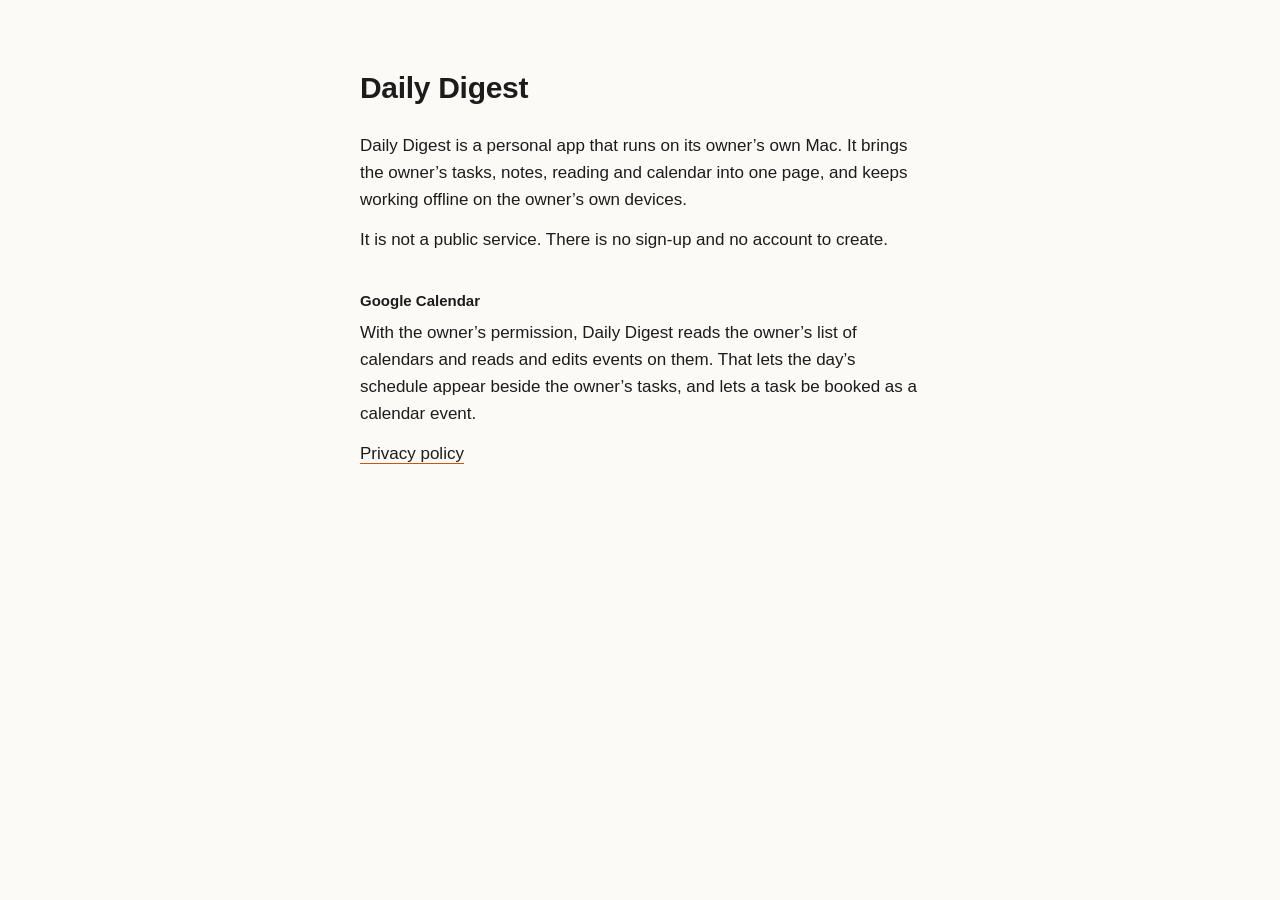
<file: index.html>
<!doctype html>
<html lang="en">
<head>
<meta charset="utf-8">
<meta name="viewport" content="width=device-width, initial-scale=1">
<title>Daily Digest</title>
<link rel="stylesheet" href="style.css">
</head>
<body>
<main>
<h1>Daily Digest</h1>
<p>Daily Digest is a personal app that runs on its owner’s own Mac. It brings the owner’s tasks, notes, reading and calendar into one page, and keeps working offline on the owner’s own devices.</p>
<p>It is not a public service. There is no sign-up and no account to create.</p>
<h2>Google Calendar</h2>
<p>With the owner’s permission, Daily Digest reads the owner’s list of calendars and reads and edits events on them. That lets the day’s schedule appear beside the owner’s tasks, and lets a task be booked as a calendar event.</p>
<p><a href="privacy.html">Privacy policy</a></p>
</main>
</body>
</html>
</file>
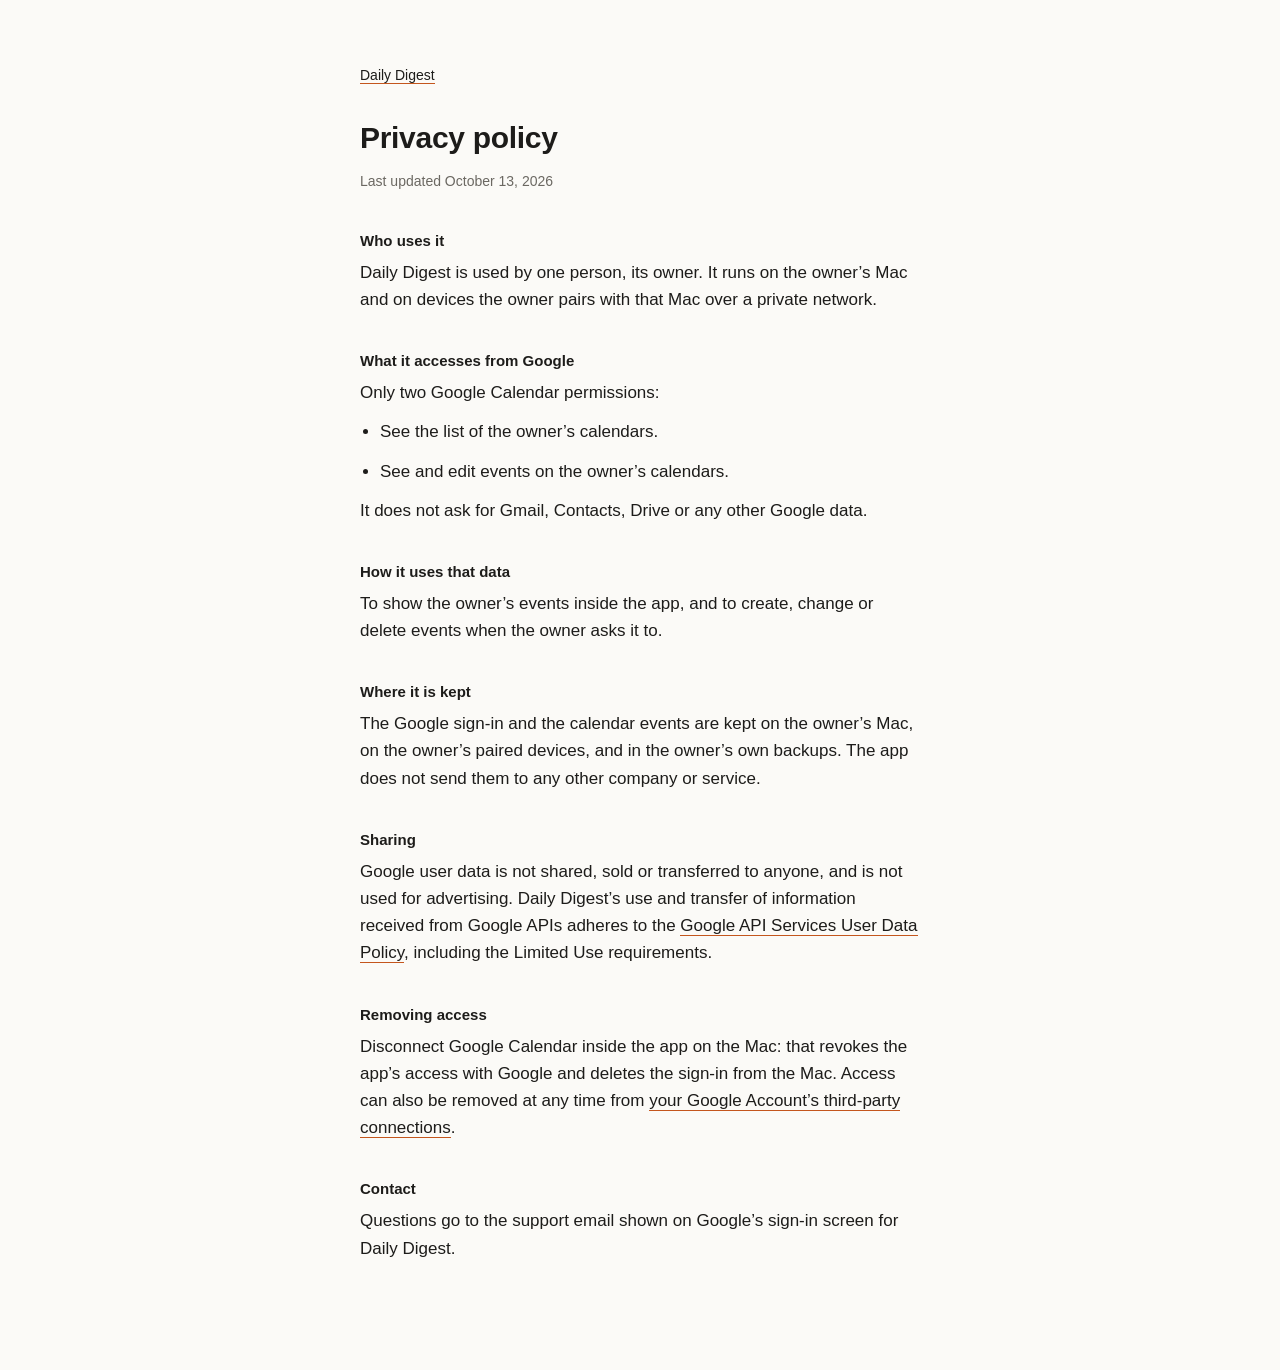
<file: privacy.html>
<!doctype html>
<html lang="en">
<head>
<meta charset="utf-8">
<meta name="viewport" content="width=device-width, initial-scale=1">
<title>Daily Digest privacy policy</title>
<link rel="stylesheet" href="style.css">
</head>
<body>
<main>
<p class="back"><a href="./">Daily Digest</a></p>
<h1>Privacy policy</h1>
<p class="note">Last updated October 13, 2026</p>

<h2>Who uses it</h2>
<p>Daily Digest is used by one person, its owner. It runs on the owner’s Mac and on devices the owner pairs with that Mac over a private network.</p>

<h2>What it accesses from Google</h2>
<p>Only two Google Calendar permissions:</p>
<ul>
<li>See the list of the owner’s calendars.</li>
<li>See and edit events on the owner’s calendars.</li>
</ul>
<p>It does not ask for Gmail, Contacts, Drive or any other Google data.</p>

<h2>How it uses that data</h2>
<p>To show the owner’s events inside the app, and to create, change or delete events when the owner asks it to.</p>

<h2>Where it is kept</h2>
<p>The Google sign-in and the calendar events are kept on the owner’s Mac, on the owner’s paired devices, and in the owner’s own backups. The app does not send them to any other company or service.</p>

<h2>Sharing</h2>
<p>Google user data is not shared, sold or transferred to anyone, and is not used for advertising. Daily Digest’s use and transfer of information received from Google APIs adheres to the <a href="https://developers.google.com/terms/api-services-user-data-policy">Google API Services User Data Policy</a>, including the Limited Use requirements.</p>

<h2>Removing access</h2>
<p>Disconnect Google Calendar inside the app on the Mac: that revokes the app’s access with Google and deletes the sign-in from the Mac. Access can also be removed at any time from <a href="https://myaccount.google.com/connections">your Google Account’s third-party connections</a>.</p>

<h2>Contact</h2>
<p>Questions go to the support email shown on Google’s sign-in screen for Daily Digest.</p>
</main>
</body>
</html>
</file>
<file: style.css>
:root{--bg:#fbfaf7;--ink:#1d1c1a;--muted:#6b6862;--accent:#c4561d;--rule:#e4e0d8}
@media (prefers-color-scheme:dark){:root{--bg:#141413;--ink:#ecebe7;--muted:#9a978f;--accent:#e07a3f;--rule:#2b2a27}}
*{box-sizing:border-box}
body{margin:0;background:var(--bg);color:var(--ink);font:17px/1.6 -apple-system,BlinkMacSystemFont,"Segoe UI",Helvetica,Arial,sans-serif}
main{max-width:600px;margin:0 auto;padding:64px 20px 96px}
h1{font-size:30px;font-weight:600;letter-spacing:-.01em;margin:0 0 20px}
h2{font-size:15px;font-weight:600;margin:36px 0 6px}
p,li{margin:0 0 12px}
ul{padding-left:20px;margin:0 0 12px}
a{color:var(--ink);text-decoration:none;border-bottom:1.5px solid var(--accent)}
a:hover{color:var(--accent)}
.note{color:var(--muted);font-size:14px;margin-top:-12px}
.back{font-size:14px;margin-bottom:28px}
</file>
